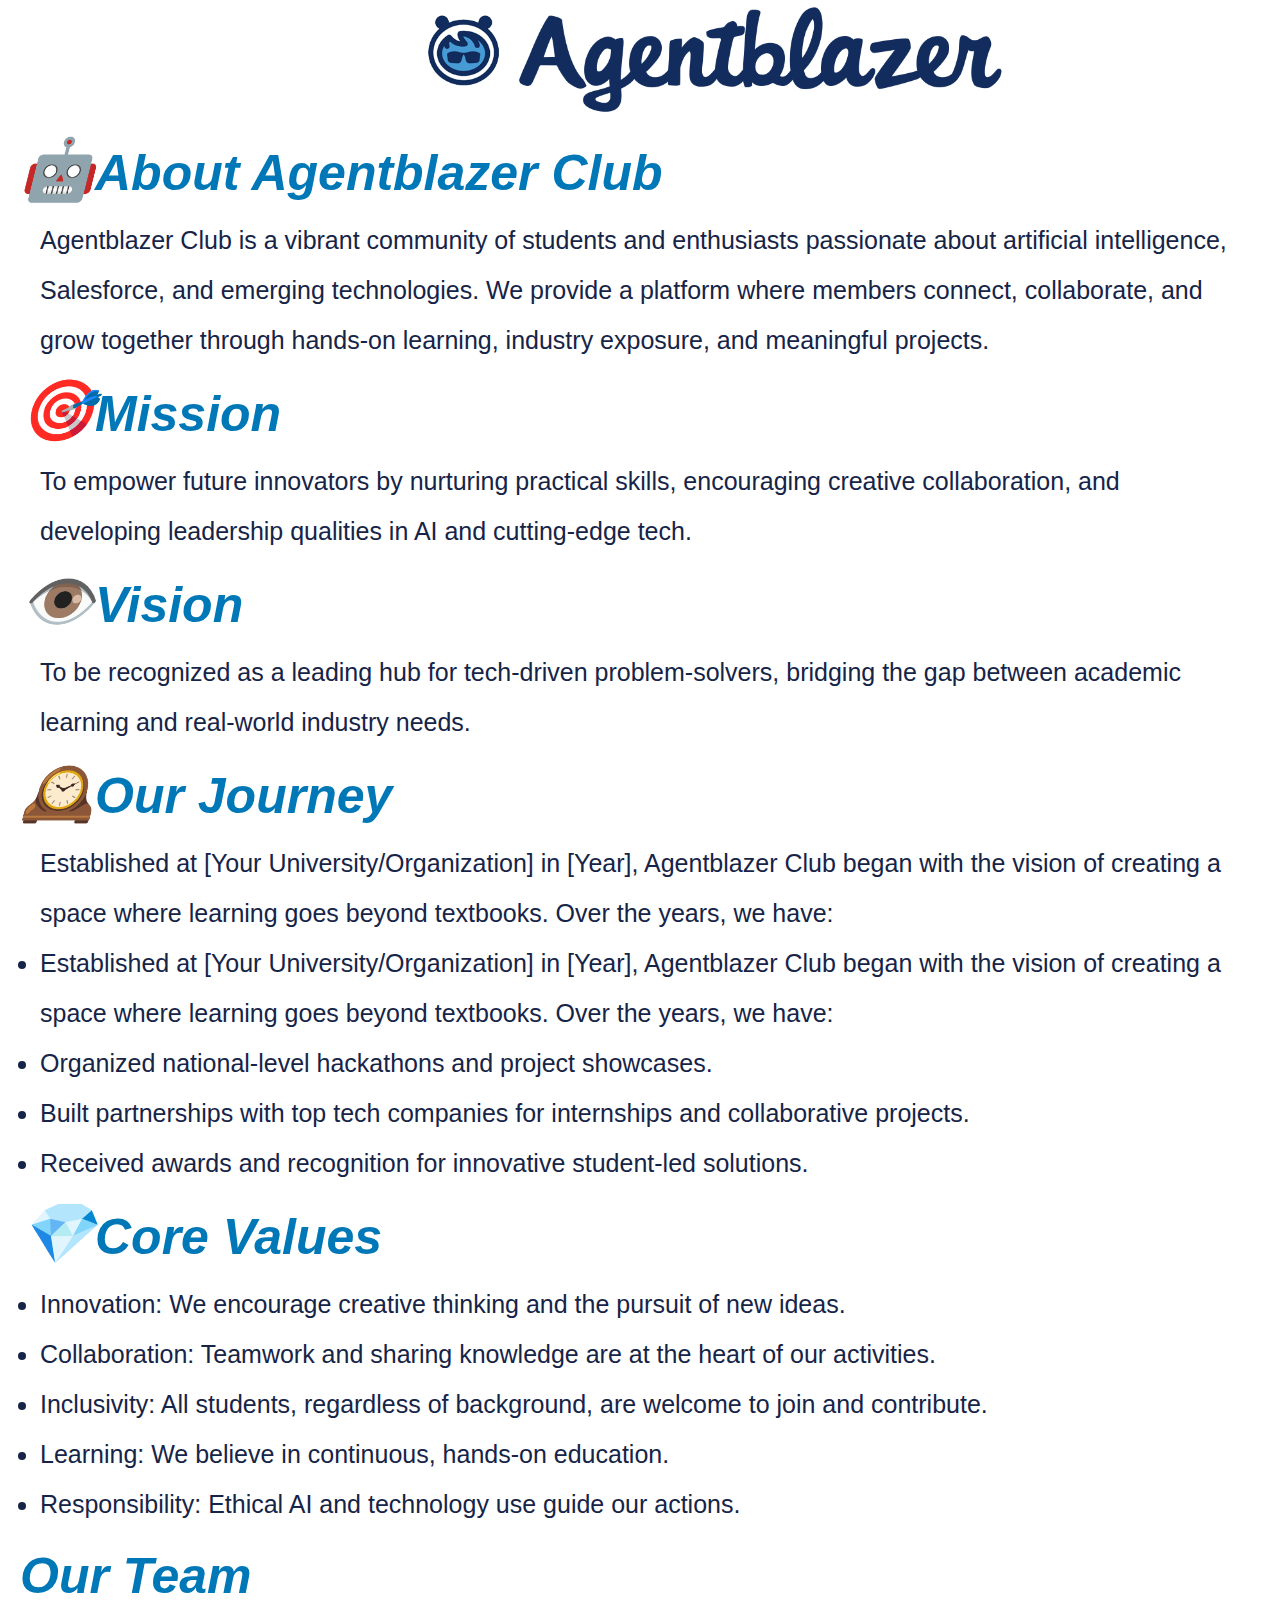
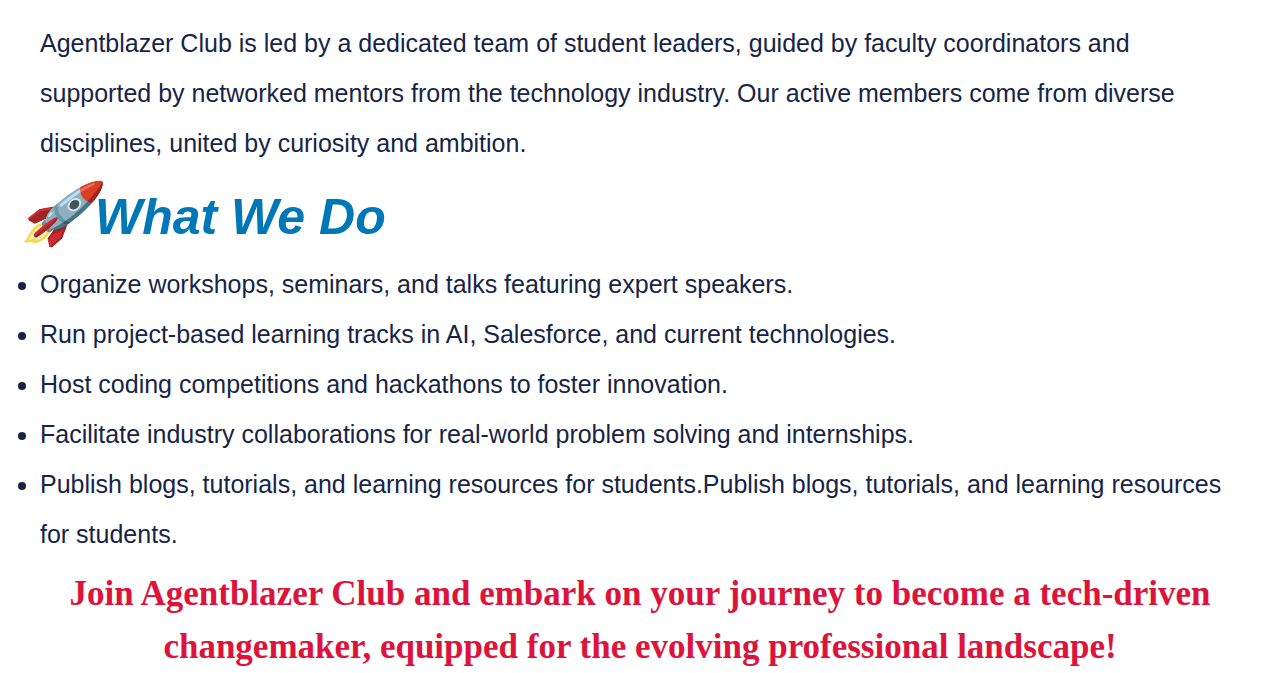
<file: about.html>
<!DOCTYPE html>
<html lang="en">
<head>
    <meta charset="UTF-8">
    <meta name="viewport" content="width=device-width, initial-scale=1.0">
    <title>aboutus</title>
    <link rel="stylesheet" href="https://cdnjs.cloudflare.com/ajax/libs/font-awesome/6.4.0/css/all.min.css" integrity="sha512-iecdLmaskl7CVkqkXNQ/ZH/XLlvWZOJyj7Yy7tcenmpD1ypASozpmT/E0iPtmFIB46ZmdtAc9eNBvH0H/ZpiBw==" crossorigin="anonymous" referrerpolicy="no-referrer" />
    <link rel="stylesheet" href="style.css">
</head>
<body>
    <div id="history">
    <img src="Agentblazer-logo.png">
    <h1><i>🤖</i>About Agentblazer Club</h1>
    <p>Agentblazer Club is a vibrant community of students and enthusiasts passionate about artificial intelligence, Salesforce, and emerging technologies. We provide a platform where members connect, collaborate, and grow together through hands-on learning, industry exposure, and meaningful projects.</p>


    <h1><i>🎯</i>Mission</h1>
    <p>To empower future innovators by nurturing practical skills, encouraging creative collaboration, and developing leadership qualities in AI and cutting-edge tech.</p>


    <h1><i>👁️</i>Vision</h1>
    <p>To be recognized as a leading hub for tech-driven problem-solvers, bridging the gap between academic learning and real-world industry needs.</p>


    <h1><i>🕰️</i>Our Journey</h1>
    <p>Established at [Your University/Organization] in [Year], Agentblazer Club began with the vision of creating a space where learning goes beyond textbooks. Over the years, we have:</p>
    <ul>
        <li>Established at [Your University/Organization] in [Year], Agentblazer Club began with the vision of creating a space where learning goes beyond textbooks. Over the years, we have:</li>
        <li>Organized national-level hackathons and project showcases.</li>
        <li>Built partnerships with top tech companies for internships and collaborative projects.</li>
        <li>Received awards and recognition for innovative student-led solutions.</li>
    </ul>


    <h1><i>💎</i>Core Values</h1>
    <ul>
        <li>Innovation: We encourage creative thinking and the pursuit of new ideas.</li>
        <li>Collaboration: Teamwork and sharing knowledge are at the heart of our activities.</li>
        <li>Inclusivity: All students, regardless of background, are welcome to join and contribute.</li>
        <li>Learning: We believe in continuous, hands-on education.</li>
        <li>Responsibility: Ethical AI and technology use guide our actions.</li>
    </ul>




    <h1><i class="fa-solid fa-users"></i>Our Team</h1>
    <p>Agentblazer Club is led by a dedicated team of student leaders, guided by faculty coordinators and supported by networked mentors from the technology industry. Our active members come from diverse disciplines, united by curiosity and ambition.</p>


    <h1><i>🚀</i>What We Do</h1>
    <ul>
        <li>Organize workshops, seminars, and talks featuring expert speakers.</li>
        <li>Run project-based learning tracks in AI, Salesforce, and current technologies.</li>
        <li>Host coding competitions and hackathons to foster innovation.</li>
        <li>Facilitate industry collaborations for real-world problem solving and internships.</li>
        <li>Publish blogs, tutorials, and learning resources for students.Publish blogs, tutorials, and learning resources for students.</li>
    </ul>

    <h2><i class="fa-solid fa-handshake"></i>Join Agentblazer Club and embark on your journey to become a tech-driven changemaker, equipped for the evolving professional landscape!</h2>

    </div>
</body>
</html>
</file>
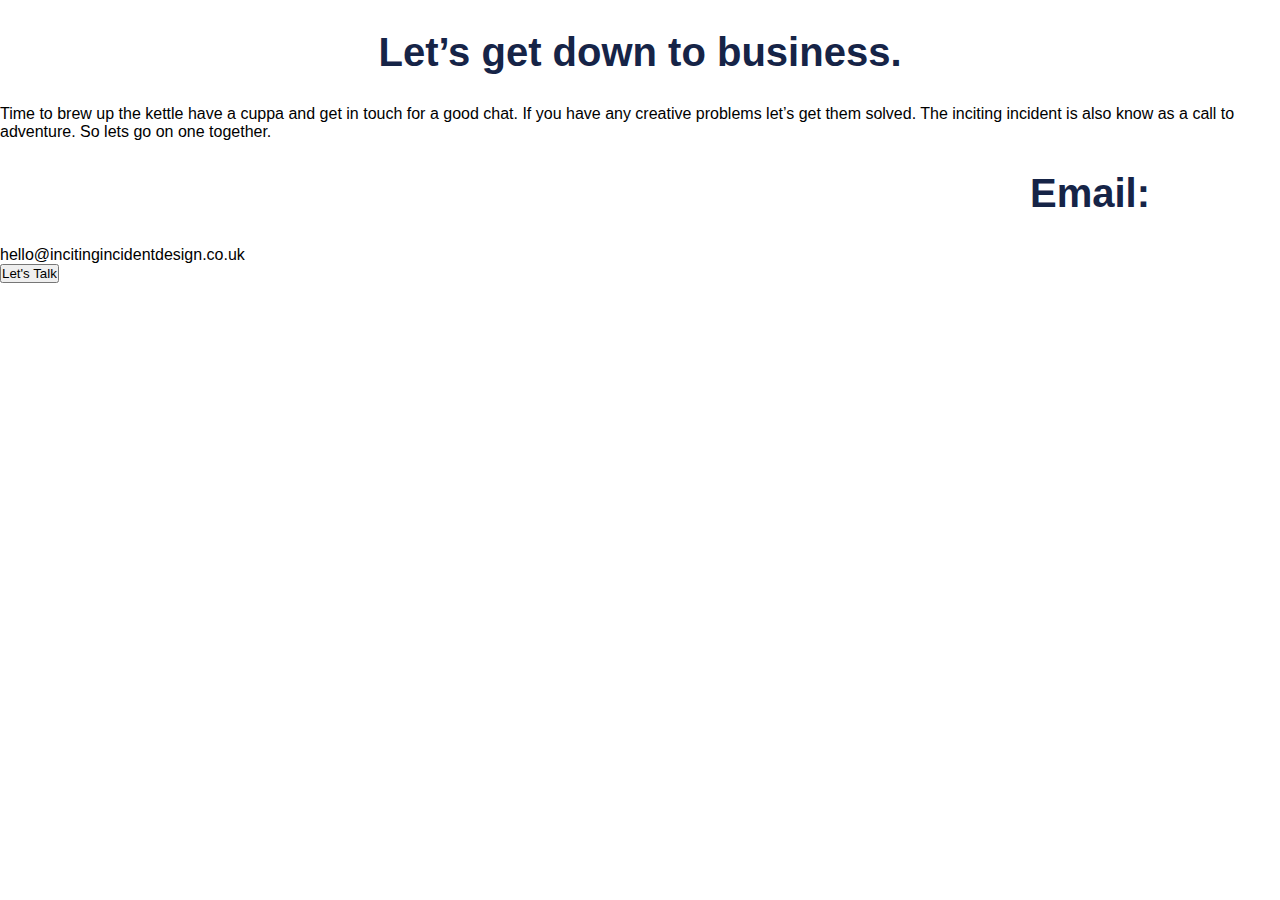
<file: contact.html>
<!DOCTYPE html>
<html lang="en">
<head>
    <meta charset="UTF-8">
    <meta name="viewport" content="width=device-width, initial-scale=1.0">
    <title>Document</title>
    <link rel="stylesheet" href="style.css">
</head>
<body>
    <h1 id="head3">Let’s get down to business.</h1>
    <p id="contact">Time to brew up the kettle have a cuppa and get in touch for a good chat. If you have any creative problems let’s get them solved.

The inciting incident is also know as a call to adventure. So lets go on one together.</p>

<h1 style="margin-left:900px;" "fontsize:30px;">Email:</h1>
<p id="contact">hello@incitingincidentdesign.co.uk</p>
<input type="submit" value="Let's Talk" id="talk">
</body>
</html>
</file>
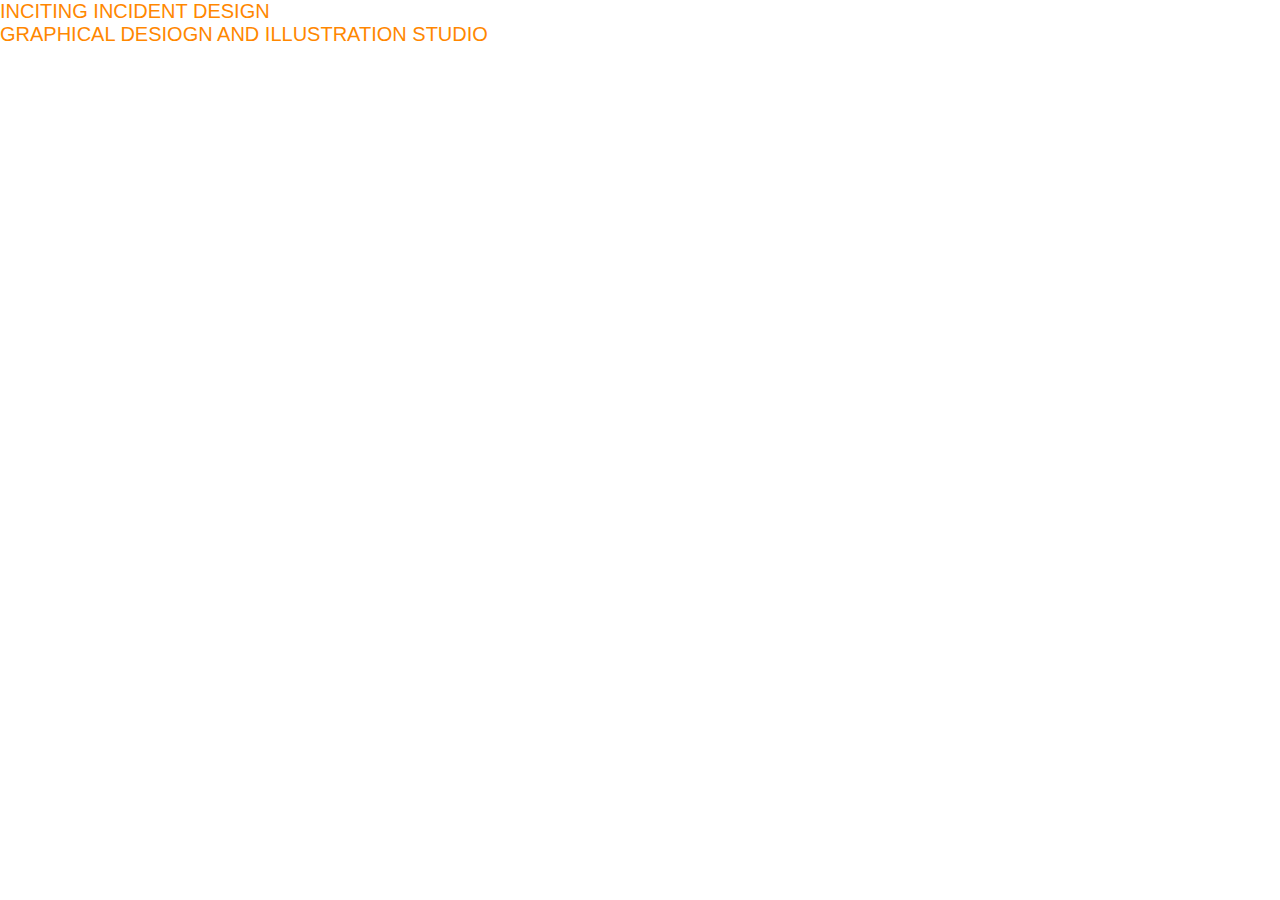
<file: header.html>
<!DOCTYPE html>
<html lang="en">
<head>
    <meta charset="UTF-8">
    <meta name="viewport" content="width=device-width, initial-scale=1.0">
    <title>header</title>
    <link rel="stylesheet" href="style.css">
</head>
<body>
    <a href="main.html" target="main">
    <div class="heading">
       INCITING INCIDENT DESIGN
    </div>

    <div class="sideheading">
        GRAPHICAL DESIOGN AND ILLUSTRATION STUDIO
    </div>
    </a>
</body>
</html>
</file>
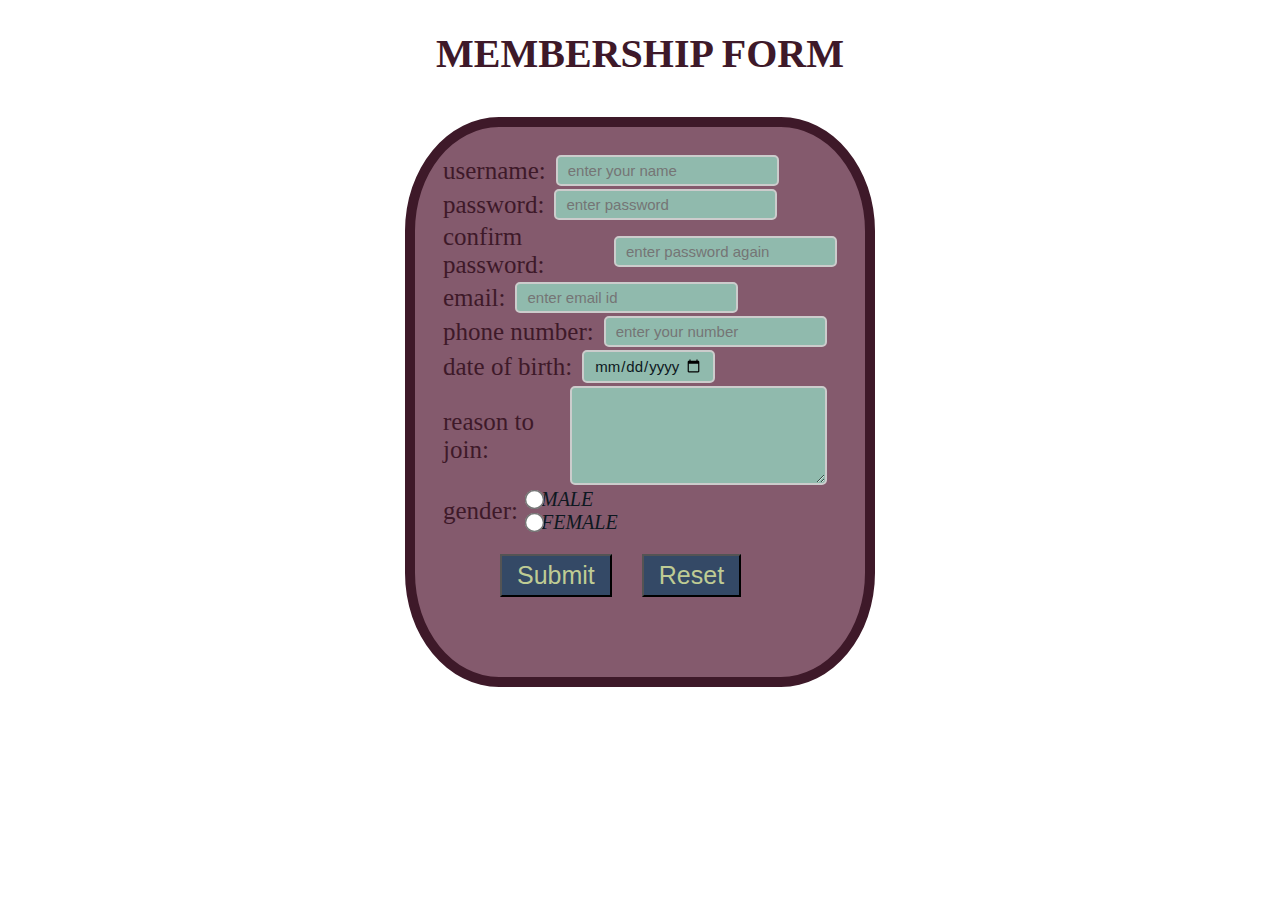
<file: membership.html>
<!DOCTYPE html>
<html lang="en">
<head>
    <meta charset="UTF-8">
    <meta name="viewport" content="width=device-width, initial-scale=1.0">
    <title>membership</title>
    <link rel="stylesheet" href="style.css">
</head>
<body>
    <body class="register">
    <h2>MEMBERSHIP FORM</h2>
    <div class="form-box">
    <form name="registration form" method="post" onsubmit="return validateform()">
    <div class="group">
    <label>username:</label>
    <input  class="inputbox" type="text" placeholder="enter your name" name="name">
    </div>
    <div class="group">
    <label>password:</label>
    <input  class="inputbox" type="password" placeholder="enter password" name="password">
    </div>
    <div class="group">
    <label>confirm password:</label>
    <input  class="inputbox" type="password" placeholder="enter password again" name="confirmpassword">
    </div>
    <div class="group">
    <label>email:</label>
    <input  class="inputbox" type="email" placeholder="enter email id" name="email">
    </div>
    <div class="group">
    <label>phone number:</label>
    <input  class="inputbox" type="tel" placeholder="enter your number" name="phonenumber">
    </div>
    <div class="group">
    <label>date of birth:</label>
    <input  class="inputbox" type="date" id="dob" name="dob" min="1950-01-01" max="2025-07-23">
    </div>
    <div class="group">
    <label>reason to join:</label>
    <textarea  class="inputbox" name="address" rows="5" cols="30">  </textarea><br>
    </div>
    <div class="radio">
    <div class="group">
    <label>gender:</label>
    <radiogroup>
        <input   type="radio" value="male" name="gender"><i>MALE</i><br>
        <input  type="radio" value="female" name="gender"><i>FEMALE</i>
    </radiogroup>
    </div>
    <div class="last">
    <input  class="search" type="submit" />
    <input  class="search" type="RESET" /></div>
    </form>
    
</body>
</html>
</file>
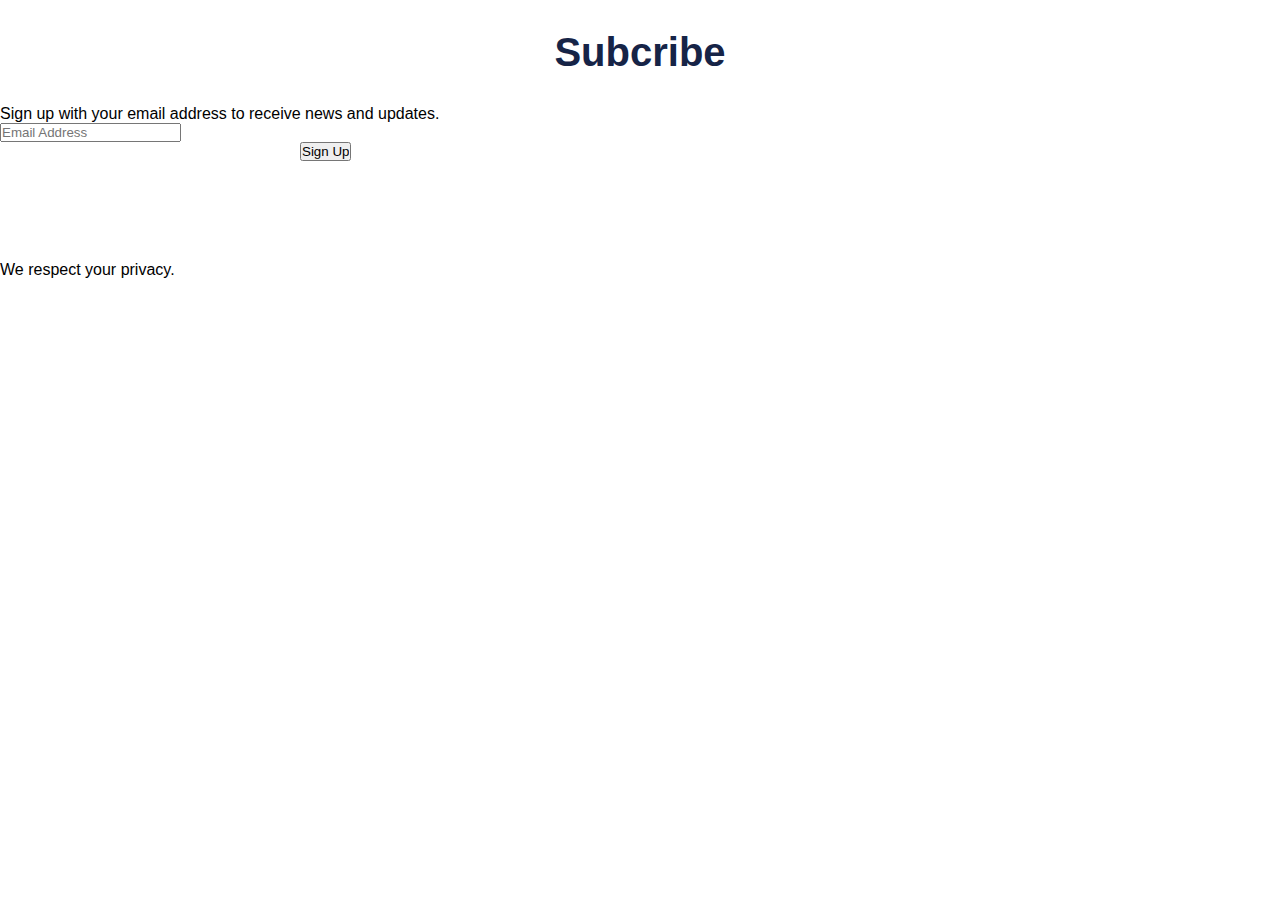
<file: newsletter.html>
<!DOCTYPE html>
<html lang="en">
<head>
    <meta charset="UTF-8">
    <meta name="viewport" content="width=device-width, initial-scale=1.0">
    <title>Document</title>
     <link rel="stylesheet" href="style.css">
</head>
<body>
    <div id="last">
        <h1>Subcribe</h1>
        <p>Sign up with your email address to receive news and updates.</p>
        <input type="email" placeholder="Email Address">
        <input type="submit" value="Sign Up" id="signup">
        <p>We respect your privacy.</p>
    </div>
</body>
</html>
</file>
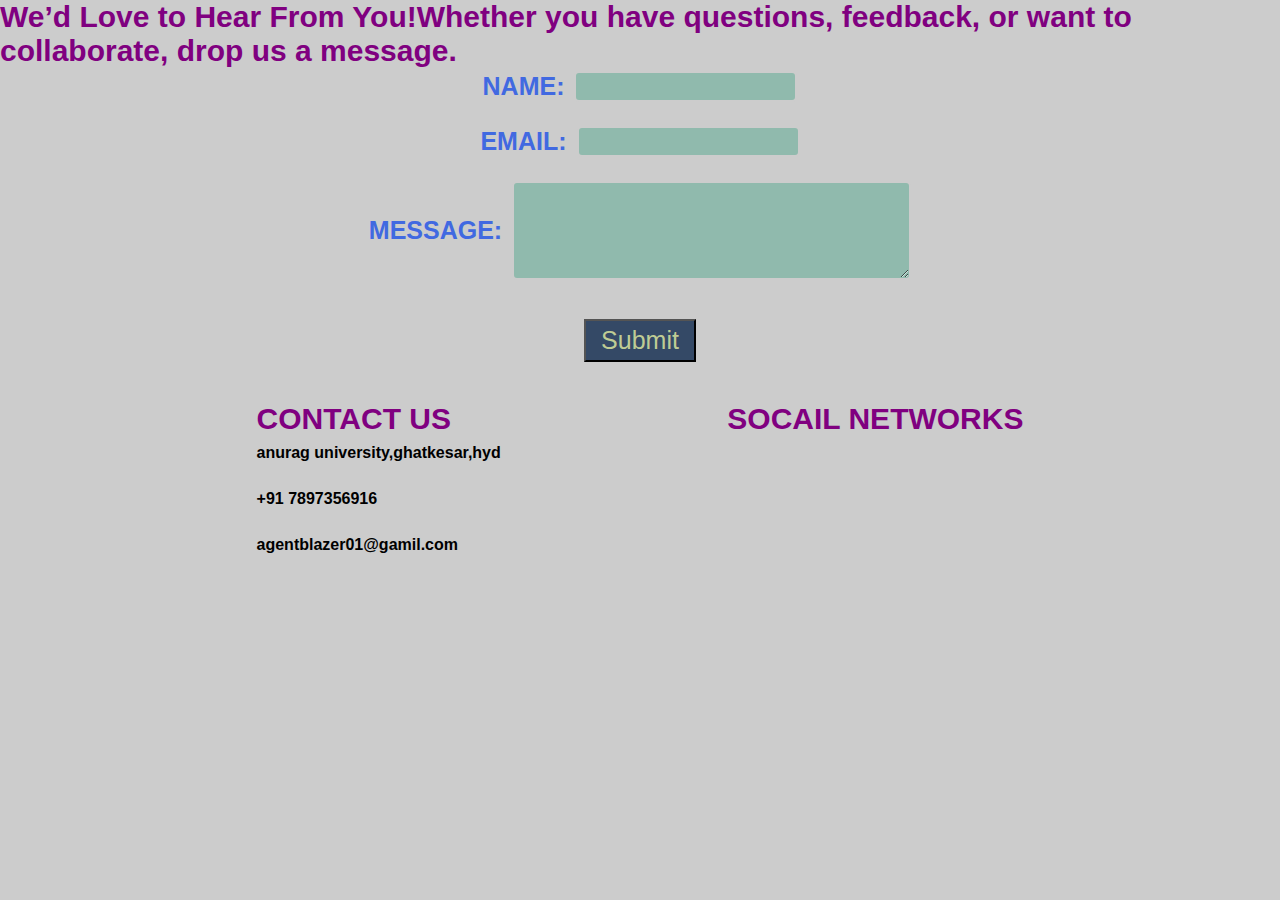
<file: agentblazer/contact.html>
<!DOCTYPE html>
<html lang="en">
<head>
    <meta charset="UTF-8">
    <meta name="viewport" content="width=device-width, initial-scale=1.0">
    <title>Document</title>
     <link rel="stylesheet" href="https://cdnjs.cloudflare.com/ajax/libs/font-awesome/6.4.0/css/all.min.css" integrity="sha512-iecdLmaskl7CVkqkXNQ/ZH/XLlvWZOJyj7Yy7tcenmpD1ypASozpmT/E0iPtmFIB46ZmdtAc9eNBvH0H/ZpiBw==" crossorigin="anonymous" referrerpolicy="no-referrer" />
    <link rel="stylesheet" href="style.css">
</head>
<body id="contact2">
    <h3>We’d Love to Hear From You!Whether you have questions, feedback, or want to collaborate, drop us a message.</h3>
    <div class="feedback">
        <div class="row">
            <h3>NAME:</h3>
            <input type="text" name="name" class="inputbox">
        </div><br>
        <div class="row">
             <h3>EMAIL:</h3>
             <input type="email" name="email" class="inputbox">
        </div><br>
        <div class="row">
            <h3>MESSAGE:</h3>
            <textarea name="message" ROWS="5" COLS="40" class="inputbox"></textarea>
        </div>
     </div>
    <h1><INPUT TYPE="SUBMIT" class="search"></h1>
    <footer>
     <div id="contact">
            <h3>CONTACT US</h3>
            <H4><font size="5"><i class="fa-solid fa-location-dot"></i></font>anurag university,ghatkesar,hyd</H4><br>
            <H4><font size="5"><i class="fa-solid fa-phone-volume"></i></font>+91 7897356916</H4><br>
            <H4><font size="5"><i class="fa-solid fa-envelope"></i></font>agentblazer01@gamil.com</H4><br>

    </div>
    <div id="social">
            <h3>SOCAIL NETWORKS</h3>
            <font size="15"><i class="fa-brands fa-telegram"></i></font>
            <font size="15"><i class="fa-brands fa-linkedin"></i></font>
            <font size="15"><i class="fa-brands fa-instagram"></i></font>
            <font size="15"><i class="fa-brands fa-facebook"></i></font>
        </div>
    </footer>

</body>
</html>
</body>
</html>
</file>
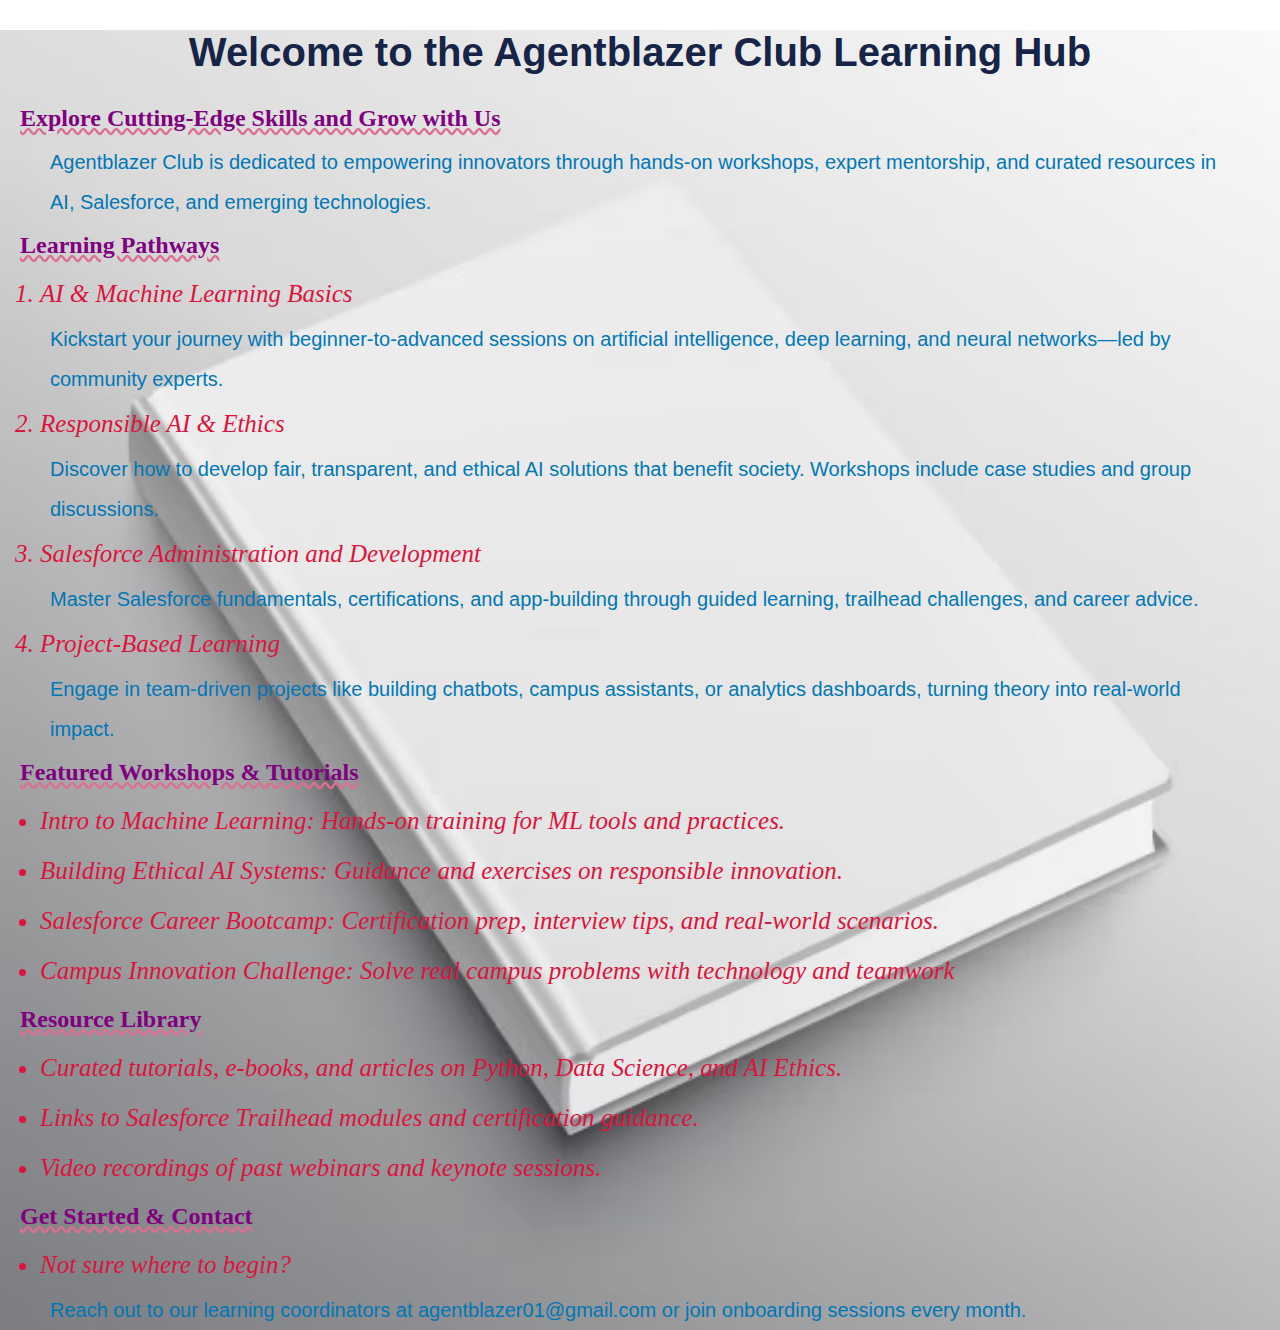
<file: agentblazer/learning.html>
<!DOCTYPE html>
<html lang="en">
<head>
    <meta charset="UTF-8">
    <meta name="viewport" content="width=device-width, initial-scale=1.0">
    <title>learning</title>
    <link rel="stylesheet" href="style.css">
</head>
<body>
    <div id="learning">
        <h1>Welcome to the Agentblazer Club Learning Hub</h1>

        <h2>Explore Cutting-Edge Skills and Grow with Us</h2>
        <p>Agentblazer Club is dedicated to empowering innovators through hands-on workshops, expert mentorship, and curated resources in AI, Salesforce, and emerging technologies.</p>


        <h2>Learning Pathways</h2>
        <ol type="1">
            <li> AI & Machine Learning Basics</li>
            <p>Kickstart your journey with beginner-to-advanced sessions on artificial intelligence, deep learning, and neural networks—led by community experts.</p>
            <li> Responsible AI & Ethics</li>
            <p>Discover how to develop fair, transparent, and ethical AI solutions that benefit society. Workshops include case studies and group discussions.</p>
            <li>Salesforce Administration and Development</li>
            <p>Master Salesforce fundamentals, certifications, and app-building through guided learning, trailhead challenges, and career advice.</p>
            <li>Project-Based Learning</li>
            <p>Engage in team-driven projects like building chatbots, campus assistants, or analytics dashboards, turning theory into real-world impact.</p>

        </ol>

        <h2>Featured Workshops & Tutorials</h2>
        <ul>
            <li>Intro to Machine Learning: Hands-on training for ML tools and practices.</li>
            <li>Building Ethical AI Systems: Guidance and exercises on responsible innovation.</li>
            <li>Salesforce Career Bootcamp: Certification prep, interview tips, and real-world scenarios.</li>
            <li>Campus Innovation Challenge: Solve real campus problems with technology and teamwork</li>
        </ul>


        <h2>Resource Library</h2> 
        <ul>
            <li>Curated tutorials, e-books, and articles on Python, Data Science, and AI Ethics.</li>
            <li>Links to Salesforce Trailhead modules and certification guidance.</li>
            <li>Video recordings of past webinars and keynote sessions.</li>
        </ul>

        <h2>Get Started & Contact</h2>
        <ul>
            <li>Not sure where to begin?</li>
            <p>Reach out to our learning coordinators at agentblazer01@gmail.com
or join onboarding sessions every month.

</p>
        </ul>
    </div>
</body>
</html>
</file>
<file: style.css>
*,html,body{
    margin:0;
    padding:0;
    font-family:arial;
}
h1{
    text-align:center;
    color:#162447;
    font-size: 40px;
    margin-top:30px;
    margin-bottom: 30px;
}
h2{
    text-align:center;
    color:#AA4A44;
}
h3{
    color:purple;
    font-size: 30px;
    font-family: 'Gill Sans', 'Gill Sans MT', Calibri, 'Trebuchet MS', sans-serif;
}
#navbar{
    height:7vh;
}
#main{
    height:93vh;
}
iframe{
    width:100%;
    height:100%; 
    border:none;
}
#navbaritems{
    display:flex;
    justify-content: space-evenly;
    background-color:#162447 ;
    border-radius: 5px;
    color:#F5F6FA;
}
#navbaritems i{
    color:#BFCC94;
    font-size:25px;
}
a{
    text-decoration: none;
    color:white;
    font-size:20px;
    font-family: cursive;
}
a:hover{
    color:#FF8700;
}
   
#logo{
    display:flex;
    justify-content: space-between;
    margin-top: 0;padding:0;
}
#clublogo{
    margin-left: 1px;
    width:350px;
}
#aulogo{
    margin-right:10px;
    width:200px;
    padding:40px;
}
html{
    height: 100%;
}
#hero{
    margin:0;padding:0;
    background-image:url(main.jpg);
    background-position: center;
    background-repeat: no-repeat;
    background-size: cover;
    }
#hero h1{
    margin-left: 400px;
    color:red;
    font-family:cursive;
    font-style:oblique;
    font-size:50px;
    margin-top:70px;
    max-width:800px;
}
#hero h2{
    margin-left: 500px;
    font-size:30px;
    color:darkorange;
    font-family:cooper black;
    max-width:500px ;
}
#hero button{
    padding:10px 10px;
    font-size: 30px;
    border-radius: 10px;
    margin:50px 600px 120px;
    border:5px solid #90BAAD;
    color:white;
    background-color: #7C4DFF ;
    font-family:'Franklin Gothic Medium', 'Arial Narrow', Arial, sans-serif;
}
#hero button:hover{
    background-color:#6A1B9A ;
    color:#FF8700;
}
.box{
    height:210px;width:250px;
    border:0px;
    font-size:20px;
    color:beige;
    padding:10px;
    border-radius: 5px;
}
#fourboxs{
    display:flex;
    flex-direction: row;
    justify-content: center;
    margin-top: -60px;
}
#fourboxs h1{
    font-size:50px;
    margin:10px
}
#fourboxs p{
    font-size:12px;
    font-weight: lighter;
    line-height:15px;
    margin:10px ;
}
.workshop img{
    height:300px;width:400px;
    margin:10px 20px;
}
.workshop p{
    margin:10px 20px;
    line-height:1.2em;
    font-family: 'Lucida Sans', 'Lucida Sans Regular', 'Lucida Grande', 'Lucida Sans Unicode', Geneva, Verdana, sans-serif;
}
.workshop{
    height:600px;width:450px;
    border:1px dashed black;
}
.button{
    padding:10px 20px;
    margin:10px 50px;
    font-size:20px;
    background-color:orange;
    color:white;
}
#projects{
    display:flex;
    flex-direction: row;
    justify-content: space-evenly;
}
#centerblock{
    margin:50px 50px;
    background-image: url("achievement.jpg");
    background-size: cover;
}
#centerblock h2{
    text-align: center;
    color:yellow;
    padding-top:100px;
    padding-bottom: 40px;
    font-family:cursive;
    font-size: 40px;
}

#centerblock h3{
    text-align: center;
    color:#162447;
    padding-bottom: 40px;
    font-size: 25px;
    font-family: 'Lucida Sans', 'Lucida Sans Regular', 'Lucida Grande', 'Lucida Sans Unicode', Geneva, Verdana, sans-serif;
}
#achievements{
    margin-top:50px;
    padding-bottom: 200px;
    display: flex;
    flex-direction: row;
    justify-content: space-evenly;
}
.row h4{
    color:white;
    font-size: 20px;
    max-width: 200px;
}
.row {
    color:white;
}
.row p{
    color:yellow;
    font-size: 30px;
}
.updates {
    display: flex;
    flex-direction: row;
    margin-bottom:50px;
    margin-top: 5px;
    justify-content: center;
}
.updates img{
    height:200px ; width:300px;
    border-radius: 10px;
    display: block;
}
.updates p{
    max-width: 500px;
    line-height: 1.2em;
    font-size: 20px;
    font-family: 'Lucida Sans', 'Lucida Sans Regular', 'Lucida Grande', 'Lucida Sans Unicode', Geneva, Verdana, sans-serif;
}
#signup{
    display:flex;
    justify-content: space-between;
    margin-left: 300px;
    margin-right: 250px;
    margin-bottom: 100px;
}
#stay p{
    font-size: 20px;
    font-family: Georgia, 'Times New Roman', Times, serif;
}
#stay h4{
    font-size: 35px;
    color:blue
}
#email input[type="email"]{
    padding:5px 25px;
}
#email button{
    padding:5px 20px;
    background-color:skyblue;
    color: white;
    font-size: 25px;
}
.box2{
     height:100px;width:150px;
    border:0px;
    font-size:20px;
    color:beige;
    padding:10px;
    border-radius: 5px
}
#learn1{
     padding :40px;
     background-color:grey;
}
#learn{
    display: flex;
    flex-direction: row;
    gap:15px;
    font-size: 30px;
    text-align: center;
    justify-content: center;
}
#learn1 h1{
    color:white;
    font-size: 30px;
}
#join{
    margin:0px 40px 10px 40px;
    background-color:orange;
    display: flex;
    flex-direction: row;
    justify-content: center;
    gap:20px;
}
#join h1{
    font-size: 20px;
}
#join h2{
    font-size: 10px;
}
#join h3{
    font-size:30px;
}
#signin{
    margin:20px;
    height:250px;width:290px;
    border:1px solid black;
    background-color: white;
}

#signin input[type]{

    margin:5px 15px;
    font-size: 20px;

}
#signin button{
    padding:5px 10px;
    font-size: 15px;
    background-color: #90BAAD;
    color:white;
    margin-left:80px;
}
footer{
    display: flex;
    flex-direction: row;
    justify-content: space-evenly;
    margin:40px 30px ;
}
#about p{
    max-width: 300px;
    font-size: 10px;
    line-height: 1.5em;
}

#history h1{
    color: #0077B6;
    text-align: left;
    margin:10px 20px;
    font-family: 'Trebuchet MS', 'Lucida Sans Unicode', 'Lucida Grande', 'Lucida Sans', Arial, sans-serif;
    font-style: italic;
    font-size: 50px;
}

#history p,li{
    color:#162447;
    line-height:2em;
    font-size: 25px;
    margin : 0px 40px;
    font-family: 'Lucida Sans', 'Lucida Sans Regular', 'Lucida Grande', 'Lucida Sans Unicode', Geneva, Verdana, sans-serif;
}

#history h2{
    color:crimson;
    font-family:cooper black;
    font-size: 35px;
    line-height: 1.5em;
    margin-bottom: 20px;
}
#history i{
    font-size: 60px;
    color:#162447;
}
#history img{
    margin-left:400px;
    height:120px;
}
#learning{
    background-image: url("learn.avif");
    background-size: cover;
}

#learning p ,.contact h2{
    color:#0077B6;
    line-height: 2em;
    font-family: 'Lucida Sans', 'Lucida Sans Regular', 'Lucida Grande', 'Lucida Sans Unicode', Geneva, Verdana, sans-serif;
    font-size: 20px;
    margin:0px 50px;
}
#learning li{
    color: crimson;
    font-family: Cambria, Cochin, Georgia, Times, 'Times New Roman', serif;
    font-style: italic;
}
#learning h2{
    color:purple;
    text-align: left;
    margin:10px 20px;
    font-family: cursive;
    text-decoration:wavy;
    text-decoration-color: palevioletred;
    text-decoration-line: underline;
}
.inputbox{
    background-color:#90BAAD;
    color:#0D1821;
    cursor: pointer;
    border: 2px solid #ccc;
    border-radius: 5PX;
    font-size: 15PX;
    box-sizing: border-box;
    padding:5px 10px;

}
.form-box{
    height:500px;width:400px;padding:25px;
    border: 10px solid #3E1929;background-color:#845A6D;
    margin:40px auto;border-radius: 20%;
}  
.group{
    display:flex;
    align-items: center;
    gap:10px;
    margin:3px;
}
.boxcolor{
    accent-color:#3E1929;
} 
.group label{
    font-family: cursive;
    color:#3E1929;
    font-size:25px;
}
.last{
    display:flex;align-items: center;gap:30px;
    margin-left: 60px;
    margin-top: 20px;
}
input[type="radio"]{
    transform:scale(1.5);
}
.search{
    background-color:#344966;color:#BFCC94;cursor: pointer;padding:5px 15px;font-size:25px;
}

i{font-family: cursive;font-size:20px; color:#0D1821;}

.register h2 {
    color:#3E1929;
    font-size: 40px;
    margin-top: 30px;
    font-family: Georgia, 'Times New Roman', Times, serif;
}
.feedback{
    display:flex;
    flex-direction:column;
    align-items: center;
    justify-content: center;
}
.feedback .row{
    display:flex;
    align-items: center;
    gap:10px;
    margin:3px;
}
.feedback .row h3{
    min-width:80px;
    margin:0;
    font-size:25px;
    color:royalblue
}
#contact2{
    background-color: #ccc;
}
</file>
<file: agentblazer/style.css>
*,html,body{
    margin:0;
    padding:0;
    font-family:arial;
}
h1{
    text-align:center;
    color:#162447;
    font-size: 40px;
    margin-top:30px;
    margin-bottom: 30px;
}
h2{
    text-align:center;
    color:#AA4A44;
}
h3{
    color:purple;
    font-size: 30px;
    font-family: 'Gill Sans', 'Gill Sans MT', Calibri, 'Trebuchet MS', sans-serif;
}
#navbar{
    height:7vh;
}
#main{
    height:93vh;
}
iframe{
    width:100%;
    height:100%; 
    border:none;
}
#navbaritems{
    display:flex;
    justify-content: space-evenly;
    background-color:#162447 ;
    border-radius: 5px;
    color:#F5F6FA;
}
#navbaritems i{
    color:#BFCC94;
    font-size:25px;
}
a{
    text-decoration: none;
    color:white;
    font-size:20px;
    font-family: cursive;
}
a:hover{
    color:#FF8700;
}
   
#logo{
    display:flex;
    justify-content: space-between;
    margin-top: 0;padding:0;
}
#clublogo{
    margin-left: 1px;
    width:350px;
}
#aulogo{
    margin-right:10px;
    width:200px;
    padding:40px;
}
html{
    height: 100%;
}
#hero{
    margin:0;padding:0;
    background-image:url(main.jpg);
    background-position: center;
    background-repeat: no-repeat;
    background-size: cover;
    }
#hero h1{
    margin-left: 400px;
    color:red;
    font-family:cursive;
    font-style:oblique;
    font-size:50px;
    margin-top:70px;
    max-width:800px;
}
#hero h2{
    margin-left: 500px;
    font-size:30px;
    color:darkorange;
    font-family:cooper black;
    max-width:500px ;
}
#hero button{
    padding:10px 10px;
    font-size: 30px;
    border-radius: 10px;
    margin:50px 600px 120px;
    border:5px solid #90BAAD;
    color:white;
    background-color: #7C4DFF ;
    font-family:'Franklin Gothic Medium', 'Arial Narrow', Arial, sans-serif;
}
#hero button:hover{
    background-color:#6A1B9A ;
    color:#FF8700;
}
.box{
    height:210px;width:250px;
    border:0px;
    font-size:20px;
    color:beige;
    padding:10px;
    border-radius: 5px;
}
#fourboxs{
    display:flex;
    flex-direction: row;
    justify-content: center;
    margin-top: -60px;
}
#fourboxs h1{
    font-size:50px;
    margin:10px
}
#fourboxs p{
    font-size:12px;
    font-weight: lighter;
    line-height:15px;
    margin:10px ;
}
.workshop img{
    height:300px;width:400px;
    margin:10px 20px;
}
.workshop p{
    margin:10px 20px;
    line-height:1.2em;
    font-family: 'Lucida Sans', 'Lucida Sans Regular', 'Lucida Grande', 'Lucida Sans Unicode', Geneva, Verdana, sans-serif;
}
.workshop{
    height:600px;width:450px;
    border:1px dashed black;
}
.button{
    padding:10px 20px;
    margin:10px 50px;
    font-size:20px;
    background-color:orange;
    color:white;
}
#projects{
    display:flex;
    flex-direction: row;
    justify-content: space-evenly;
}
#centerblock{
    margin:50px 50px;
    background-image: url("achievement.jpg");
    background-size: cover;
}
#centerblock h2{
    text-align: center;
    color:yellow;
    padding-top:100px;
    padding-bottom: 40px;
    font-family:cursive;
    font-size: 40px;
}

#centerblock h3{
    text-align: center;
    color:#162447;
    padding-bottom: 40px;
    font-size: 25px;
    font-family: 'Lucida Sans', 'Lucida Sans Regular', 'Lucida Grande', 'Lucida Sans Unicode', Geneva, Verdana, sans-serif;
}
#achievements{
    margin-top:50px;
    padding-bottom: 200px;
    display: flex;
    flex-direction: row;
    justify-content: space-evenly;
}
.row h4{
    color:white;
    font-size: 20px;
    max-width: 200px;
}
.row {
    color:white;
}
.row p{
    color:yellow;
    font-size: 30px;
}
.updates {
    display: flex;
    flex-direction: row;
    margin-bottom:50px;
    margin-top: 5px;
    justify-content: center;
}
.updates img{
    height:200px ; width:300px;
    border-radius: 10px;
    display: block;
}
.updates p{
    max-width: 500px;
    line-height: 1.2em;
    font-size: 20px;
    font-family: 'Lucida Sans', 'Lucida Sans Regular', 'Lucida Grande', 'Lucida Sans Unicode', Geneva, Verdana, sans-serif;
}
#signup{
    display:flex;
    justify-content: space-between;
    margin-left: 300px;
    margin-right: 250px;
    margin-bottom: 100px;
}
#stay p{
    font-size: 20px;
    font-family: Georgia, 'Times New Roman', Times, serif;
}
#stay h4{
    font-size: 35px;
    color:blue
}
#email input[type="email"]{
    padding:5px 25px;
}
#email button{
    padding:5px 20px;
    background-color:skyblue;
    color: white;
    font-size: 25px;
}
.box2{
     height:100px;width:150px;
    border:0px;
    font-size:20px;
    color:beige;
    padding:10px;
    border-radius: 5px
}
#learn1{
     padding :40px;
     background-color:grey;
}
#learn{
    display: flex;
    flex-direction: row;
    gap:15px;
    font-size: 30px;
    text-align: center;
    justify-content: center;
}
#learn1 h1{
    color:white;
    font-size: 30px;
}
#join{
    margin:0px 40px 10px 40px;
    background-color:orange;
    display: flex;
    flex-direction: row;
    justify-content: center;
    gap:20px;
}
#join h1{
    font-size: 20px;
}
#join h2{
    font-size: 10px;
}
#join h3{
    font-size:30px;
}
#signin{
    margin:20px;
    height:250px;width:290px;
    border:1px solid black;
    background-color: white;
}

#signin input[type]{

    margin:5px 15px;
    font-size: 20px;

}
#signin button{
    padding:5px 10px;
    font-size: 15px;
    background-color: #90BAAD;
    color:white;
    margin-left:80px;
}
footer{
    display: flex;
    flex-direction: row;
    justify-content: space-evenly;
    margin:40px 30px ;
}
#about p{
    max-width: 300px;
    font-size: 10px;
    line-height: 1.5em;
}

#history h1{
    color: #0077B6;
    text-align: left;
    margin:10px 20px;
    font-family: 'Trebuchet MS', 'Lucida Sans Unicode', 'Lucida Grande', 'Lucida Sans', Arial, sans-serif;
    font-style: italic;
    font-size: 50px;
}

#history p,li{
    color:#162447;
    line-height:2em;
    font-size: 25px;
    margin : 0px 40px;
    font-family: 'Lucida Sans', 'Lucida Sans Regular', 'Lucida Grande', 'Lucida Sans Unicode', Geneva, Verdana, sans-serif;
}

#history h2{
    color:crimson;
    font-family:cooper black;
    font-size: 35px;
    line-height: 1.5em;
    margin-bottom: 20px;
}
#history i{
    font-size: 60px;
    color:#162447;
}
#history img{
    margin-left:400px;
    height:120px;
}
#learning{
    background-image: url("learn.avif");
    background-size: cover;
}

#learning p ,.contact h2{
    color:#0077B6;
    line-height: 2em;
    font-family: 'Lucida Sans', 'Lucida Sans Regular', 'Lucida Grande', 'Lucida Sans Unicode', Geneva, Verdana, sans-serif;
    font-size: 20px;
    margin:0px 50px;
}
#learning li{
    color: crimson;
    font-family: Cambria, Cochin, Georgia, Times, 'Times New Roman', serif;
    font-style: italic;
}
#learning h2{
    color:purple;
    text-align: left;
    margin:10px 20px;
    font-family: cursive;
    text-decoration:wavy;
    text-decoration-color: palevioletred;
    text-decoration-line: underline;
}
.inputbox{
    background-color:#90BAAD;
    color:#0D1821;
    cursor: pointer;
    border: 2px solid #ccc;
    border-radius: 5PX;
    font-size: 15PX;
    box-sizing: border-box;
    padding:5px 10px;

}
.form-box{
    height:500px;width:400px;padding:25px;
    border: 10px solid #3E1929;background-color:#845A6D;
    margin:40px auto;border-radius: 20%;
}  
.group{
    display:flex;
    align-items: center;
    gap:10px;
    margin:3px;
}
.boxcolor{
    accent-color:#3E1929;
} 
.group label{
    font-family: cursive;
    color:#3E1929;
    font-size:25px;
}
.last{
    display:flex;align-items: center;gap:30px;
    margin-left: 60px;
    margin-top: 20px;
}
input[type="radio"]{
    transform:scale(1.5);
}
.search{
    background-color:#344966;color:#BFCC94;cursor: pointer;padding:5px 15px;font-size:25px;
}

i{font-family: cursive;font-size:20px; color:#0D1821;}

.register h2 {
    color:#3E1929;
    font-size: 40px;
    margin-top: 30px;
    font-family: Georgia, 'Times New Roman', Times, serif;
}
.feedback{
    display:flex;
    flex-direction:column;
    align-items: center;
    justify-content: center;
}
.feedback .row{
    display:flex;
    align-items: center;
    gap:10px;
    margin:3px;
}
.feedback .row h3{
    min-width:80px;
    margin:0;
    font-size:25px;
    color:royalblue
}
#contact2{
    background-color: #ccc;
}
</file>
